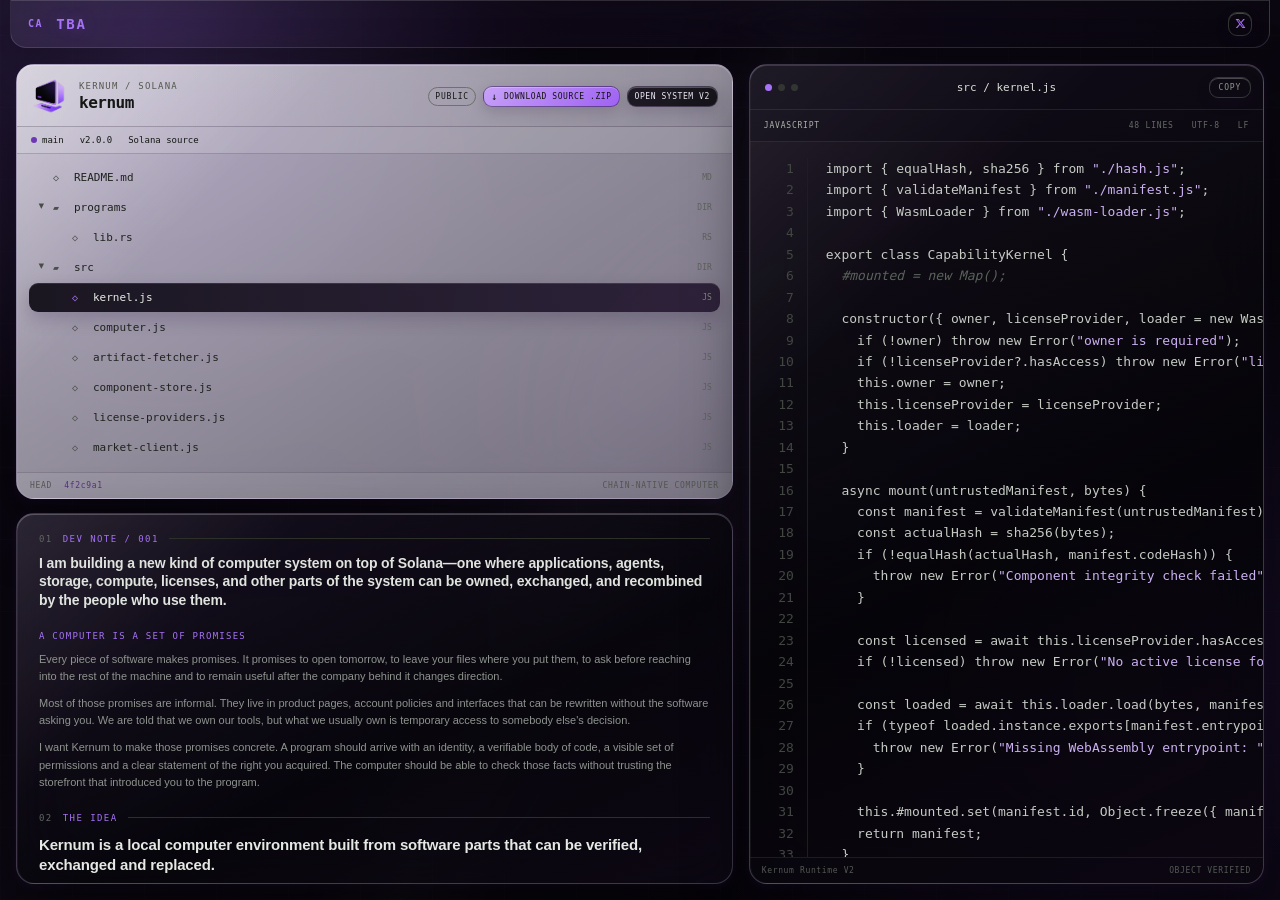
<file: index.html>
<!doctype html>
<html lang="en">
<head>
  <meta charset="utf-8">
  <meta name="viewport" content="width=device-width,initial-scale=1">
  <meta name="description" content="Kernum — a composable computer system built on Solana.">
  <title>Kernum / Source</title>
  <link rel="icon" type="image/png" href="./kernum-logo.png?v=original-cutout-1">
  <link rel="stylesheet" href="./repository.css?v=kernum-liquid-2">
  <link rel="stylesheet" href="./banner-color.css?v=kernum-liquid-2">
</head>
<body>
<div class="ca-banner">
  <span class="banner-spacer" aria-hidden="true"></span>
  <div class="ca-value" aria-label="Contract address"><span>CA</span><b>TBA</b></div>
  <a class="x-link" href="https://x.com/kernumos" target="_blank" rel="noopener noreferrer" aria-label="Open Kernum on X">
    <svg viewBox="0 0 24 24" aria-hidden="true"><path d="M18.244 2.25h3.308l-7.227 8.26 8.502 11.24H16.17l-5.214-6.817L4.99 21.75H1.68l7.73-8.835L1.254 2.25H8.08l4.713 6.231zm-1.161 17.52h1.833L7.084 4.126H5.117z"/></svg>
  </a>
</div>
<div class="shell">
  <aside class="left">
    <section class="explorer">
      <header class="repo-head">
        <span class="mark"><img src="./kernum-logo.png?v=original-cutout-1" alt=""></span>
        <div><small>KERNUM / SOLANA</small><h1>kernum</h1></div>
        <div class="repo-actions">
          <em>PUBLIC</em>
          <a class="download-source" href="https://github.com/zunonhood/nockwork/archive/refs/heads/main.zip" aria-label="Download the complete Kernum source code as a ZIP file">DOWNLOAD SOURCE .ZIP</a>
          <a class="open-system" href="./system/">OPEN SYSTEM V2</a>
        </div>
      </header>
      <div class="repo-meta"><span><i></i>main</span><span>v2.0.0</span><span>Solana source</span></div>
      <nav id="fileTree" class="tree" aria-label="Project files"></nav>
      <footer class="repo-foot"><span>HEAD</span><span>4f2c9a1</span><span>CHAIN-NATIVE COMPUTER</span></footer>
    </section>

    <section class="notes">
      <div class="label"><span>01</span> DEV NOTE / 001</div>
      <p class="lead">I am building a new kind of computer system on top of Solana—one where applications, agents, storage, compute, licenses, and other parts of the system can be owned, exchanged, and recombined by the people who use them.</p>

      <h3>A COMPUTER IS A SET OF PROMISES</h3>
      <p>Every piece of software makes promises. It promises to open tomorrow, to leave your files where you put them, to ask before reaching into the rest of the machine and to remain useful after the company behind it changes direction.</p>
      <p>Most of those promises are informal. They live in product pages, account policies and interfaces that can be rewritten without the software asking you. We are told that we own our tools, but what we usually own is temporary access to somebody else's decision.</p>
      <p>I want Kernum to make those promises concrete. A program should arrive with an identity, a verifiable body of code, a visible set of permissions and a clear statement of the right you acquired. The computer should be able to check those facts without trusting the storefront that introduced you to the program.</p>

      <div class="label project"><span>02</span> THE IDEA</div>
      <h2>Kernum is a local computer environment built from software parts that can be verified, exchanged and replaced.</h2>
      <p>The easiest way to understand Kernum is to imagine that applications are not sealed products. They are components. Each component performs a limited job and declares the capabilities it needs: perhaps reading one directory, writing one kind of document, contacting a specific network service or using a fixed amount of compute.</p>
      <p>Kernum sits between the component and the machine. Before anything runs, it checks which code was published, whether the downloaded bytes match that publication, what authority the component requested and whether the user has the right to launch it.</p>
      <p>This does not make software harmless. It makes the relationship inspectable. Security begins when the machine can say exactly what it is about to trust.</p>

      <h3>THE KERNEL, NOT THE KINGDOM</h3>
      <p>I do not want to build another platform that must own every part of the experience. Kernum should be small at the center and replaceable everywhere else. The runtime enforces a few durable rules; interfaces, stores, agents and tools can compete around it.</p>
      <p>If somebody builds a better catalog, you should be able to use it. If a developer disappears, a valid component should not disappear with their website. If Kernum itself stops being the best interface, the records and artifacts should remain usable by another implementation.</p>
      <p>A system is genuinely open only when leaving it is possible.</p>

      <h3>FOUR QUESTIONS FOR EVERY COMPONENT</h3>
      <p>Before Kernum runs a component, the system should be able to answer four questions without marketing language:</p>
      <ol>
        <li><b>What is it?</b> A stable component identity and an exact fingerprint of the published code.</li>
        <li><b>Who is responsible for it?</b> A publisher whose changes can be followed across versions.</li>
        <li><b>What can it touch?</b> An explicit capability list that the local runtime can enforce.</li>
        <li><b>Why may this machine run it?</b> A license or grant with visible terms, duration and ownership.</li>
      </ol>
      <p>These answers do not need to make the interface complicated. The technical record can remain precise while the user sees a simple decision: this tool wants these abilities, for this reason, under these terms.</p>

      <div class="label project"><span>03</span> WHY SOLANA</div>
      <p>Some facts need to survive outside a single server: who published a component, which code fingerprint belongs to a version, whether a listing is active and whether an address holds a valid license. Solana gives those facts a shared place to live and a direct way to settle payment.</p>
      <p>That is the boundary. Kernum does not put normal computation, private files or a user's daily activity onchain. The chain records the minimum shared state needed for independent parties to agree. The machine keeps the private work local.</p>
      <p>This separation matters. A blockchain is useful as common memory. It is a poor substitute for the computer on your desk.</p>

      <h3>THE MARKET IS NOT THE PRODUCT</h3>
      <p>Kernum includes prices, listings and licenses because developers need a durable way to distribute work and users need a clear record of what they acquired. But the market is a mechanism, not the reason for the system to exist.</p>
      <p>A component with no users is not made useful by trading it. A license is meaningful only when it unlocks software worth keeping. The quality of Kernum should be measured by whether a person can understand a component, trust its boundaries and continue using legitimate software—not by how much activity appears on a ledger.</p>

      <h3>WHAT MUST REMAIN OUTSIDE THE MARKET</h3>
      <p>The computer's owner is not inventory. Identity, private keys, personal files, recovery rights and basic access to the machine must never become tradable components. No license should grant hidden control, and no installed tool should be able to quietly expand its own authority.</p>
      <p>Ownership without boundaries becomes another form of capture. Kernum is meant to give the user leverage, not create a more elaborate landlord.</p>

      <div class="label project"><span>04</span> WHAT EXISTS NOW</div>
      <p>Today, Kernum is an implementation rather than a promise deck. The repository contains a local component runtime, manifest validation, cryptographic artifact checks, capability enforcement, installation storage and a browser interface for exploring and acquiring components.</p>
      <p>It also contains an Anchor program for Solana. The program can register component code hashes, create SOL-denominated listings, receive purchases and record time-limited licenses. Automated tests cover the local installation path, modified-artifact rejection, license decisions and the construction of marketplace transactions.</p>
      <p>The public interface is still a demonstration. Its catalog is made of samples. The onchain program has not been presented as audited production infrastructure. Isolation, recovery, publisher reputation, upgrades and a complete public deployment still require serious work.</p>

      <h3>THE NEXT USEFUL MILESTONE</h3>
      <p>The next milestone is not “more features.” It is one honest journey from beginning to end: a developer publishes a real component; a user reads its permissions; the user acquires a license; Kernum verifies the exact artifact; the runtime launches it with only the authority it requested.</p>
      <p>When that path works, it becomes a foundation. Until it works, everything larger is only vocabulary.</p>

      <h3>WHY THE SOURCE IS BESIDE THIS NOTE</h3>
      <p>I could describe Kernum with diagrams and future scenarios, but the code is a better boundary around the claim. The source browser beside this note is not decoration. It shows the runtime and Solana implementation that exist now, including the unfinished edges.</p>
      <p>I am building Kernum in public because the project asks users to inspect software before trusting it. The project itself should accept the same standard.</p>

      <div class="tags"><span>LOCAL-FIRST</span><span>VERIFIABLE SOFTWARE</span><span>EXPLICIT CAPABILITIES</span><span>PORTABLE RIGHTS</span><span>OPEN SOURCE</span></div>
      <p class="signature">— Kernum, development note 001 / October 2026</p>
    </section>
  </aside>

  <main class="workspace">
    <header class="work-head">
      <div class="lights"><i></i><i></i><i></i></div>
      <div id="currentPath">src / kernel.js</div>
      <button id="copyButton">COPY</button>
    </header>
    <div class="toolbar"><span id="languageLabel">JAVASCRIPT</span><span id="lineCount">— LINES</span><span>UTF-8</span><span>LF</span></div>
    <div class="code-scroll" id="codeScroll"><pre id="codeView"><code>Loading source…</code></pre></div>
    <footer class="work-foot"><span>Kernum Runtime V2</span><span id="loadState">READING OBJECT</span></footer>
  </main>
</div>
<script src="./repository.js"></script>
</body>
</html>
</file>
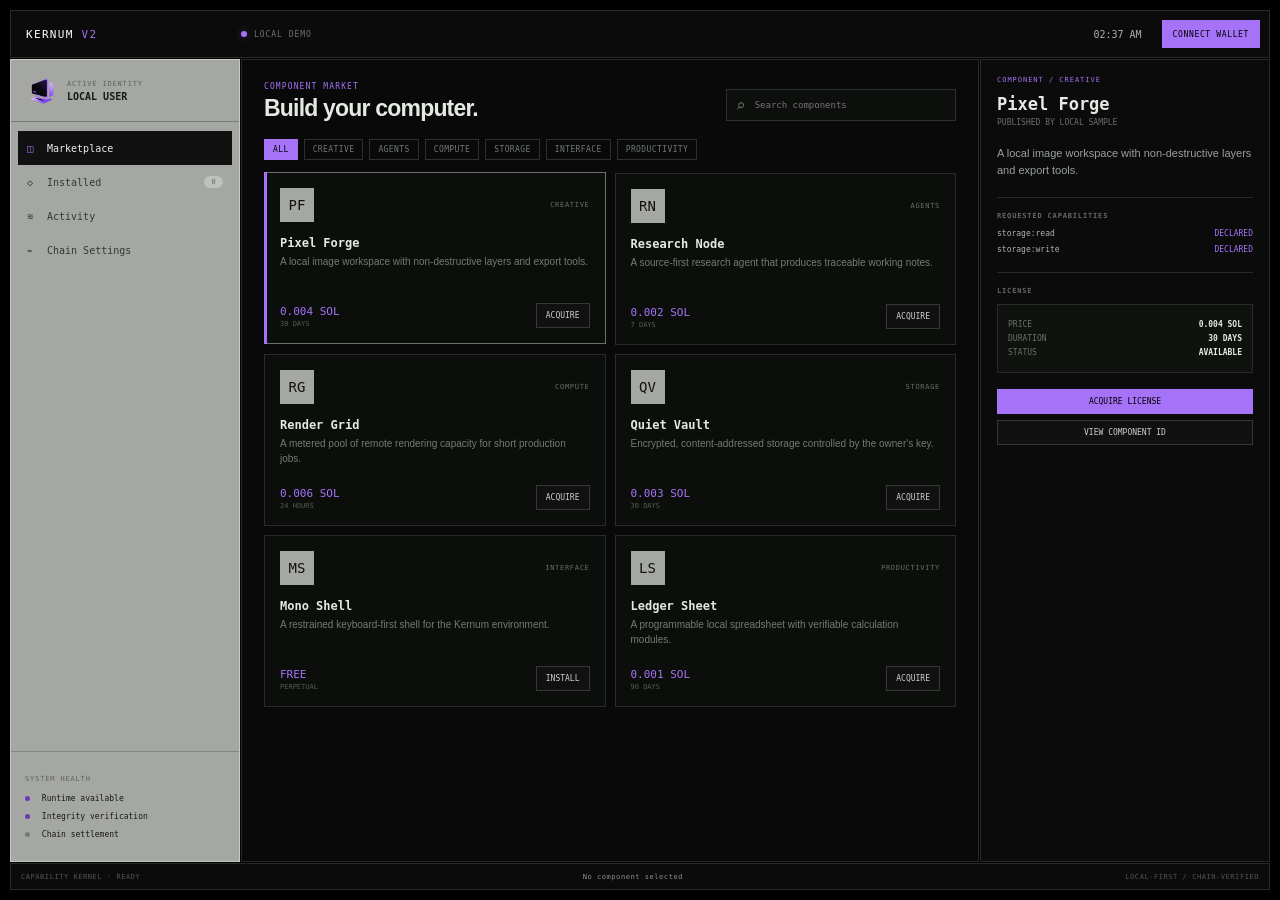
<file: system/index.html>
<!doctype html>
<html lang="en">
<head>
  <meta charset="utf-8">
  <meta name="viewport" content="width=device-width,initial-scale=1">
  <meta name="description" content="Kernum V2 local system interface">
  <title>Kernum V2</title>
  <link rel="icon" type="image/png" href="../kernum-logo.png?v=original-cutout-1">
  <link rel="stylesheet" href="./style.css?v=kernum-violet-1">
</head>
<body>
  <div class="computer">
    <header class="topbar">
      <a class="system-name" href="../">KERNUM <b>V2</b></a>
      <div class="chain-state"><i></i><span id="modeText">LOCAL DEMO</span></div>
      <div id="clock">00:00</div>
      <button id="walletButton" class="wallet">CONNECT WALLET</button>
    </header>

    <aside class="sidebar">
      <div class="identity">
        <span class="avatar"><img src="../kernum-logo.png?v=original-cutout-1" alt=""></span>
        <div><small>ACTIVE IDENTITY</small><strong id="identityText">LOCAL USER</strong></div>
      </div>
      <nav id="navigation">
        <button class="active" data-view="market"><span>◫</span> Marketplace</button>
        <button data-view="installed"><span>◇</span> Installed <em id="installedCount">0</em></button>
        <button data-view="activity"><span>≋</span> Activity</button>
        <button data-view="settings"><span>⌁</span> Chain Settings</button>
      </nav>
      <div class="system-health">
        <small>SYSTEM HEALTH</small>
        <p><i></i> Runtime available</p>
        <p><i></i> Integrity verification</p>
        <p class="muted"><i></i> Chain settlement</p>
      </div>
    </aside>

    <main class="desktop">
      <section class="view active" id="marketView">
        <div class="view-head">
          <div><small>COMPONENT MARKET</small><h1>Build your computer.</h1></div>
          <label class="search"><span>⌕</span><input id="searchInput" placeholder="Search components"></label>
        </div>
        <div class="filter-row" id="filters"></div>
        <div class="catalog" id="catalog"></div>
      </section>

      <section class="view" id="installedView">
        <div class="view-head"><div><small>YOUR SYSTEM</small><h1>Installed components.</h1></div></div>
        <div class="installed-list" id="installedList"></div>
      </section>

      <section class="view" id="activityView">
        <div class="view-head"><div><small>LOCAL + ONCHAIN</small><h1>System activity.</h1></div></div>
        <div class="activity-list" id="activityList"></div>
      </section>

      <section class="view" id="settingsView">
        <div class="view-head"><div><small>SOLANA</small><h1>Connection settings.</h1></div></div>
        <form id="settingsForm" class="settings-form">
          <label>NETWORK<select id="networkInput"><option value="devnet">Solana Devnet</option><option value="mainnet">Solana Mainnet</option></select></label>
          <label>PROGRAM ID<input id="programInput" placeholder="Solana program address"></label>
          <label>RPC URL (OPTIONAL)<input id="rpcInput" placeholder="https://api.devnet.solana.com"></label>
          <p>Leave Program ID empty for Local Demo. Paid Solana purchases require a deployed Kernum program and published listings. Wallet signatures stay inside your wallet.</p>
          <button type="submit">SAVE CONFIGURATION</button>
        </form>
      </section>
    </main>

    <aside class="inspector" id="inspector">
      <div class="empty-inspector"><span>◇</span><p>Select a component to inspect its ownership, permissions and license.</p></div>
    </aside>

    <footer class="statusbar">
      <span>CAPABILITY KERNEL · READY</span>
      <span id="statusMessage">No component selected</span>
      <span>LOCAL-FIRST / CHAIN-VERIFIED</span>
    </footer>
  </div>
  <script type="module" src="./system.js"></script>
</body>
</html>
</file>
<file: repository.css>
:root{color-scheme:dark;--black:#000;--panel:#a3a49e;--panel2:#94958f;--line:#292b29;--muted:#818781;--text:#e5e9e3;--accent:#a673f8}*{box-sizing:border-box}html,body{width:100%;height:100%;margin:0;overflow:hidden;background:#000}body{color:var(--text);font-family:"IBM Plex Mono","SFMono-Regular",Consolas,monospace}button,a{font:inherit}.shell{display:grid;grid-template-columns:minmax(460px,56vw) minmax(0,1fr);width:100vw;height:100vh;padding:14px;gap:14px;background:#000}.left{display:grid;grid-template-rows:minmax(330px,53%) minmax(0,1fr);min-height:0;gap:14px}
.explorer{display:grid;grid-template-rows:auto auto 1fr auto;min-height:0;overflow:hidden;color:#151714;background:var(--panel);border:1px solid #c3c4be}.repo-head{display:grid;grid-template-columns:38px minmax(0,1fr) auto;align-items:center;min-width:0;gap:10px;padding:13px 14px 12px;border-bottom:1px solid #777973}.mark{display:grid;width:36px;height:36px;place-items:center;overflow:hidden;background:transparent;color:var(--accent);font-size:18px}.mark img{display:block;width:100%;height:100%;object-fit:contain;transform:none}.repo-head small{display:block;margin:0 0 2px;color:#565951;font-size:9px;letter-spacing:.13em}.repo-head h1{margin:0;overflow:hidden;font-size:16px;letter-spacing:-.03em;text-overflow:ellipsis}.repo-head em{padding:4px 6px;border:1px solid #6f716b;border-radius:20px;font-size:8px;font-style:normal;letter-spacing:.1em}.repo-actions{display:flex;align-items:center;gap:7px}.repo-actions a{padding:5px 7px;color:#111;background:#a673f8;border:1px solid #111;text-decoration:none;font-size:8px;letter-spacing:.07em;white-space:nowrap}.repo-actions a:hover{color:#a673f8;background:#111}.repo-actions .download-source{position:relative;padding-left:20px}.repo-actions .download-source:before{content:"↓";position:absolute;left:7px;top:4px;font-size:10px}.repo-actions .open-system{color:#d8ddd6;background:#111;border-color:#111}.repo-actions .open-system:hover{color:#111;background:#a673f8}.repo-meta{display:flex;gap:16px;padding:8px 14px;background:var(--panel2);border-bottom:1px solid #777973;font-size:9px}.repo-meta i{display:inline-block;width:6px;height:6px;margin-right:5px;border-radius:50%;background:#6d38b3}
.tree{overflow-y:auto;padding:8px 7px 12px;scrollbar-color:#666862 transparent;scrollbar-width:thin}.row{display:flex;width:100%;min-height:29px;align-items:center;gap:7px;padding:4px 8px;color:#20221e;background:transparent;border:0;text-align:left;cursor:pointer}.row:hover{background:#ffffff33}.row.active{background:#111;color:#e8ece5}.row[data-depth="1"]{padding-left:27px}.row[hidden]{display:none}.chev{width:9px;color:#4a4c47;font-size:9px;transition:transform .15s}.row.open .chev{transform:rotate(90deg)}.icon{width:14px;color:#4d504a;font-size:10px}.row.active .icon{color:var(--accent)}.name{overflow:hidden;font-size:11px;text-overflow:ellipsis;white-space:nowrap}.kind{margin-left:auto;color:#60635d;font-size:8px}.row.active .kind{color:#7f857d}.repo-foot{display:flex;gap:12px;padding:8px 13px;color:#555851;border-top:1px solid #777973;font-size:8px;letter-spacing:.09em}.repo-foot span:last-child{margin-left:auto}.repo-foot span:nth-child(2){color:#57327f}
.notes{min-height:0;overflow-y:auto;padding:17px 19px 20px;background:#0a0b0a;border:1px solid #242624;scrollbar-color:#343834 transparent;scrollbar-width:thin}.label{display:flex;align-items:center;gap:10px;color:var(--accent);font-size:9px;letter-spacing:.16em}.label:after{content:"";height:1px;flex:1;background:#2b3028}.label span{color:#626862}.notes p{margin:10px 0 0;color:#8e948e;font:11px/1.55 Arial,sans-serif}.notes .lead{color:#e0e4de;font:600 14px/1.35 Arial,sans-serif;letter-spacing:-.01em}.project{margin-top:22px}.tags{display:flex;flex-wrap:wrap;gap:6px;margin-top:14px}.tags span{padding:4px 6px;color:#aeb3ad;border:1px solid #303330;font-size:8px;letter-spacing:.07em}.enter{display:flex;justify-content:space-between;margin-top:17px;padding:10px 0 4px;color:var(--accent);border-top:1px solid #252925;text-decoration:none;font-size:9px;letter-spacing:.12em}
.notes h2{margin:12px 0 0;color:#e5e9e3;font:600 15px/1.35 Arial,sans-serif;letter-spacing:-.01em}.notes h3{margin:21px 0 0;color:#a673f8;font-size:9px;font-weight:500;letter-spacing:.14em}.notes .plain{margin:11px 0 2px;padding:11px 12px;color:#dce2da;background:#101310;border-left:2px solid #a673f8;font:600 12px/1.55 Arial,sans-serif}.notes ul,.notes ol{margin:10px 0 0;padding:0;list-style:none}.notes li{position:relative;margin:7px 0;padding-left:18px;color:#929892;font:11px/1.5 Arial,sans-serif}.notes ul li:before{content:"+";position:absolute;left:0;color:#a673f8;font-family:monospace}.notes ol{counter-reset:flow}.notes ol li{counter-increment:flow;padding-left:27px}.notes ol li:before{content:counter(flow,decimal-leading-zero);position:absolute;left:0;color:#626862;font:9px/1.8 monospace}.notes li b{color:#cbd0ca;font-weight:600}.notes .signature{margin-top:22px;padding-top:12px;color:#626862;border-top:1px solid #252925;font-family:monospace;font-size:9px;letter-spacing:.06em}.notes::-webkit-scrollbar{width:8px}.notes::-webkit-scrollbar-track{background:#080908}.notes::-webkit-scrollbar-thumb{background:#3c413c;border:2px solid #080908}.notes::-webkit-scrollbar-thumb:hover{background:#a673f8}
.workspace{display:grid;grid-template-rows:45px 32px 1fr 26px;min-width:0;min-height:0;overflow:hidden;background:#080908;border:1px solid #242624}.work-head{display:grid;grid-template-columns:100px 1fr 100px;align-items:center;border-bottom:1px solid var(--line)}.lights{display:flex;gap:6px;padding-left:15px}.lights i{width:7px;height:7px;border-radius:50%;background:#323632}.lights i:first-child{background:var(--accent)}#currentPath{overflow:hidden;color:#d9ddd7;font-size:11px;text-align:center;text-overflow:ellipsis;white-space:nowrap}#copyButton{justify-self:end;margin-right:12px;padding:5px 9px;color:#909690;background:transparent;border:1px solid #343734;cursor:pointer;font-size:8px;letter-spacing:.1em}#copyButton:hover{color:#000;background:var(--accent);border-color:var(--accent)}
.toolbar{display:flex;align-items:center;gap:18px;padding:0 14px;color:#656a65;background:#0c0d0c;border-bottom:1px solid #202220;font-size:8px;letter-spacing:.1em}.toolbar span:first-child{color:#abb0aa}.toolbar span:nth-child(2){margin-left:auto}.code-scroll{min-width:0;min-height:0;overflow:auto;scrollbar-color:#303430 #0a0b0a;scrollbar-width:thin}#codeView{min-width:max-content;margin:0;padding:16px 0 80px;color:#c6cbc4;font:13px/1.65 "SFMono-Regular",Consolas,monospace;tab-size:2}.code-line{display:block;min-height:21px;padding-right:28px}.code-line:hover{background:#0e110e}.num{display:inline-block;width:58px;margin-right:18px;color:#414641;border-right:1px solid #1c1f1c;text-align:right;padding-right:13px;user-select:none}.comment{color:#596359;font-style:italic}.string{color:#cbb0f2}.keyword{color:#a673f8}.number{color:#d6b878}.type{color:#8eb8ae}.work-foot{display:flex;align-items:center;justify-content:space-between;padding:0 12px;color:#555a55;background:#0c0d0c;border-top:1px solid #202220;font-size:8px;letter-spacing:.08em}
@media(max-width:820px){html,body{overflow:auto}.shell{grid-template-columns:1fr;height:auto;min-height:100vh}.left{grid-template-rows:440px auto}.workspace{height:72vh;min-height:520px}}@media(max-width:480px){.shell{padding:8px;gap:8px}.left{gap:8px}.repo-meta span:last-child{display:none}.work-head{grid-template-columns:55px 1fr 65px}.num{width:42px;margin-right:12px}}
.ca-banner{display:grid;grid-template-columns:1fr auto 1fr;width:100%;height:36px;align-items:center;padding:0 15px;color:#777d77;background:#080908;border-bottom:1px solid #262a26;font-size:8px;letter-spacing:.11em}.ca-value{display:flex;align-items:center;gap:10px;justify-self:center}.ca-value span{color:#4f554f}.ca-value b{color:#dfe4dd;font-weight:500;letter-spacing:.08em}.x-link{display:grid;width:24px;height:24px;place-items:center;justify-self:end;color:#a673f8;border:1px solid #303530;transition:.15s}.x-link:hover{color:#000;background:#a673f8;border-color:#a673f8}.x-link svg{width:11px;height:11px;fill:currentColor}.shell{height:calc(100vh - 36px)}@media(max-width:820px){.shell{height:auto;min-height:calc(100vh - 36px)}}@media(max-width:480px){.ca-banner{padding:0 9px}.ca-value span{display:none}}
@media(max-width:480px){.repo-head{grid-template-columns:36px minmax(0,1fr);padding:10px}.repo-actions{grid-column:1/-1;justify-content:flex-end}}

/* Kernum liquid glass system */
:root{
  --glass-edge:rgba(225,205,255,.24);
  --glass-shine:rgba(255,255,255,.22);
  --glass-shadow:rgba(0,0,0,.55);
}
html,body{
  background:
    radial-gradient(circle at 12% 8%,rgba(166,115,248,.24),transparent 28%),
    radial-gradient(circle at 88% 78%,rgba(101,52,174,.2),transparent 34%),
    radial-gradient(circle at 52% 42%,rgba(199,161,248,.08),transparent 38%),
    linear-gradient(145deg,#07040d 0%,#0c0812 46%,#030205 100%);
}
body:before{
  content:"";
  position:fixed;
  inset:0;
  z-index:0;
  pointer-events:none;
  background:
    linear-gradient(115deg,transparent 0 42%,rgba(255,255,255,.025) 48%,transparent 55%),
    repeating-linear-gradient(90deg,rgba(255,255,255,.012) 0 1px,transparent 1px 72px),
    repeating-linear-gradient(0deg,rgba(255,255,255,.01) 0 1px,transparent 1px 72px);
}
.ca-banner,.shell{position:relative;z-index:1}
.ca-banner{
  width:calc(100% - 20px);
  margin:0 10px;
  border:1px solid rgba(216,190,255,.17);
  border-top:0;
  border-radius:0 0 16px 16px;
  background:linear-gradient(110deg,rgba(255,255,255,.08),rgba(20,13,29,.48) 38%,rgba(9,7,14,.58));
  box-shadow:inset 0 1px 0 rgba(255,255,255,.14),0 14px 38px rgba(0,0,0,.24);
  backdrop-filter:blur(24px) saturate(155%);
  -webkit-backdrop-filter:blur(24px) saturate(155%);
}
.shell{background:transparent;padding:16px;gap:16px}
.explorer,.notes,.workspace{
  position:relative;
  border:1px solid var(--glass-edge);
  border-radius:18px;
  box-shadow:
    inset 0 1px 0 var(--glass-shine),
    inset 1px 0 0 rgba(255,255,255,.06),
    0 24px 58px var(--glass-shadow),
    0 3px 12px rgba(103,56,177,.12);
  backdrop-filter:blur(26px) saturate(145%);
  -webkit-backdrop-filter:blur(26px) saturate(145%);
}
.explorer{
  background:
    linear-gradient(135deg,rgba(255,255,255,.34),transparent 28%),
    linear-gradient(145deg,rgba(225,220,234,.78),rgba(166,162,177,.64));
}
.notes,.workspace{
  background:
    linear-gradient(135deg,rgba(255,255,255,.09),transparent 27%),
    linear-gradient(155deg,rgba(28,20,39,.74),rgba(6,6,9,.68) 58%,rgba(15,9,22,.72));
}
.repo-head{
  background:linear-gradient(90deg,rgba(255,255,255,.18),rgba(255,255,255,.035));
  border-bottom-color:rgba(55,46,67,.28);
}
.repo-meta{
  background:rgba(255,255,255,.11);
  border-bottom-color:rgba(55,46,67,.24);
}
.repo-foot{
  background:rgba(255,255,255,.07);
  border-top-color:rgba(55,46,67,.24);
}
.row{margin:1px 5px;width:calc(100% - 10px);border-radius:9px}
.row:hover{background:rgba(255,255,255,.24)}
.row.active{
  background:linear-gradient(100deg,rgba(18,14,24,.94),rgba(34,22,47,.88));
  box-shadow:inset 0 1px 0 rgba(255,255,255,.1),0 7px 18px rgba(31,15,50,.2);
}
.repo-actions a,.x-link,#copyButton{
  border-radius:9px;
  box-shadow:inset 0 1px 0 rgba(255,255,255,.25),0 5px 14px rgba(25,10,43,.16);
}
.repo-actions a{
  border-color:rgba(30,18,45,.5);
  background:linear-gradient(135deg,#c7a1f8,#9f62f3);
}
.repo-actions .open-system{
  color:#eee8f5;
  background:linear-gradient(145deg,rgba(22,17,29,.92),rgba(8,7,11,.9));
  border-color:rgba(218,193,255,.24);
}
.notes{padding:20px 22px 24px}
.notes .plain{
  border:1px solid rgba(206,174,255,.14);
  border-left:2px solid var(--accent);
  border-radius:0 12px 12px 0;
  background:linear-gradient(110deg,rgba(166,115,248,.12),rgba(255,255,255,.035));
  box-shadow:inset 0 1px 0 rgba(255,255,255,.05);
}
.tags span{
  border-color:rgba(206,174,255,.2);
  border-radius:999px;
  background:rgba(166,115,248,.055);
}
.workspace{background-color:rgba(4,4,7,.66)}
.work-head,.toolbar,.work-foot{
  background:rgba(10,8,14,.36);
  border-color:rgba(207,178,249,.11);
}
.code-scroll{background:rgba(0,0,0,.11)}
.code-line:hover{background:linear-gradient(90deg,rgba(166,115,248,.09),transparent 72%)}
#copyButton:hover,.x-link:hover{
  background:linear-gradient(135deg,#c7a1f8,#9f62f3);
  box-shadow:0 0 22px rgba(166,115,248,.24),inset 0 1px 0 rgba(255,255,255,.38);
}
@media(max-width:820px){
  .shell{padding:12px;gap:12px}
  .explorer,.notes,.workspace{border-radius:15px}
}
@media(max-width:480px){
  .ca-banner{width:calc(100% - 12px);margin:0 6px;border-radius:0 0 13px 13px}
  .shell{padding:8px;gap:9px}
  .explorer,.notes,.workspace{border-radius:13px}
}
/* Left-aligned CA header */
.ca-banner{
  grid-template-columns:minmax(0,1fr) auto;
  height:48px;
  padding:0 17px;
}
.banner-spacer{display:none}
.ca-value{
  justify-self:start;
  gap:13px;
}
.ca-value span{
  display:inline-block;
  color:#a673f8;
  font-size:10px;
  font-weight:700;
  letter-spacing:.16em;
}
.ca-value b{
  color:#f0e7ff;
  font-size:14px;
  font-weight:600;
  letter-spacing:.12em;
  text-shadow:0 0 16px rgba(166,115,248,.3);
}
.shell{height:calc(100vh - 48px)}
@media(max-width:820px){.shell{min-height:calc(100vh - 48px)}}
@media(max-width:480px){
  .ca-banner{height:44px;padding:0 12px}
  .ca-value span{display:inline-block;font-size:9px}
  .ca-value b{font-size:13px}
  .shell{min-height:calc(100vh - 44px)}
}
</file>
<file: banner-color.css>
.ca-banner .ca-value span,
.ca-banner .ca-value b {
  color: #a673f8;
}

.repo-head .mark {
  overflow: hidden;
  background: transparent;
}
</file>
<file: system/style.css>
:root{color-scheme:dark;--bg:#050605;--panel:#0b0d0b;--line:#272b27;--line2:#343934;--text:#e5e9e3;--muted:#777f77;--accent:#a673f8;--grey:#a5a7a2}*{box-sizing:border-box}html,body{width:100%;height:100%;margin:0;overflow:hidden;background:#000}body{font-family:"IBM Plex Mono","SFMono-Regular",Consolas,monospace;color:var(--text)}button,input,select{font:inherit}.computer{display:grid;grid-template-columns:230px minmax(480px,1fr) 290px;grid-template-rows:48px 1fr 27px;width:100vw;height:100vh;padding:10px;gap:1px;background:#000}.topbar{grid-column:1/-1;display:grid;grid-template-columns:230px 1fr auto auto;align-items:center;background:#0a0b0a;border:1px solid var(--line)}.system-name{padding-left:15px;color:#fff;text-decoration:none;font-size:11px;letter-spacing:.12em}.system-name b{color:var(--accent);font-weight:500}.chain-state{display:flex;align-items:center;gap:7px;color:#707770;font-size:8px;letter-spacing:.12em}.chain-state i{width:6px;height:6px;border-radius:50%;background:var(--accent);box-shadow:0 0 8px #a673f866}#clock{margin-right:20px;color:#aab0aa;font-size:10px}.wallet{height:28px;margin-right:9px;padding:0 11px;color:#000;background:var(--accent);border:0;cursor:pointer;font-size:8px;letter-spacing:.08em}.wallet:hover{background:#c7a1f8}
.sidebar{min-height:0;background:#a5a7a2;color:#181a18;border:1px solid #c6c8c3}.identity{display:flex;align-items:center;gap:10px;padding:15px;border-bottom:1px solid #797c77}.avatar{display:grid;width:31px;height:31px;place-items:center;color:var(--accent);background:transparent;font-size:14px;font-weight:700}.identity small,.identity strong{display:block}.identity small{margin-bottom:3px;color:#5f625d;font-size:7px;letter-spacing:.12em}.identity strong{max-width:155px;overflow:hidden;font-size:10px;text-overflow:ellipsis;white-space:nowrap}.sidebar nav{padding:9px 7px}.sidebar nav button{display:grid;grid-template-columns:20px 1fr auto;align-items:center;width:100%;height:34px;padding:0 9px;color:#343734;background:transparent;border:0;text-align:left;cursor:pointer;font-size:10px}.sidebar nav button:hover{background:#ffffff33}.sidebar nav button.active{color:#edf2eb;background:#101110}.sidebar nav button.active>span{color:var(--accent)}.sidebar nav em{min-width:19px;padding:2px 4px;color:#656962;background:#bfc1bc;border-radius:10px;font-size:7px;font-style:normal;text-align:center}.sidebar nav button.active em{color:#111;background:var(--accent)}.system-health{position:absolute;bottom:47px;width:228px;padding:14px;border-top:1px solid #858782}.system-health small{color:#60635e;font-size:7px;letter-spacing:.12em}.system-health p{margin:9px 0 0;font-size:8px}.system-health i{display:inline-block;width:5px;height:5px;margin-right:7px;border-radius:50%;background:#6d38b3}.system-health .muted i{background:#767a75}
.desktop{min-width:0;min-height:0;overflow:hidden;background:#080908;border:1px solid var(--line)}.view{display:none;height:100%;min-height:0;overflow-y:auto;padding:22px;scrollbar-color:#343934 #080908}.view.active{display:block}.view-head{display:flex;align-items:end;justify-content:space-between;margin-bottom:18px}.view-head small{display:block;margin-bottom:5px;color:var(--accent);font-size:8px;letter-spacing:.14em}.view-head h1{margin:0;font:600 23px/1.1 Arial,sans-serif;letter-spacing:-.035em}.search{display:flex;width:230px;height:32px;align-items:center;gap:7px;padding:0 9px;color:#656b65;background:#0d0f0d;border:1px solid #2e322e}.search input{width:100%;color:#d9ddd7;background:transparent;border:0;outline:0;font-size:9px}.filter-row{display:flex;gap:6px;margin-bottom:13px}.filter-row button{padding:5px 8px;color:#727972;background:transparent;border:1px solid #2c302c;cursor:pointer;font-size:8px;letter-spacing:.05em}.filter-row button.active{color:#050605;background:var(--accent);border-color:var(--accent)}.catalog{display:grid;grid-template-columns:repeat(2,minmax(210px,1fr));gap:9px}
.card{position:relative;min-height:170px;padding:15px;background:#0c0e0c;border:1px solid #292d29;cursor:pointer;transition:border-color .15s,transform .15s}.card:hover,.card.selected{border-color:#697169;transform:translateY(-1px)}.card.selected:before{content:"";position:absolute;top:-1px;left:-1px;width:3px;height:calc(100% + 2px);background:var(--accent)}.card-top{display:flex;align-items:center;justify-content:space-between}.card-icon{display:grid;width:34px;height:34px;place-items:center;color:#101110;background:var(--grey);font-size:14px}.card-category{color:#697069;font-size:7px;letter-spacing:.1em}.card h2{margin:14px 0 5px;font-size:12px}.card p{min-height:34px;margin:0;color:#747b74;font:10px/1.45 Arial,sans-serif}.card-foot{display:flex;align-items:end;justify-content:space-between;margin-top:14px}.price strong,.price small{display:block}.price strong{color:var(--accent);font-size:11px;font-weight:500}.price small{margin-top:2px;color:#555b55;font-size:7px}.card button,.action{padding:7px 9px;color:#cbd0ca;background:#111;border:1px solid #343934;cursor:pointer;font-size:8px}.card button:hover,.action.primary{color:#000;background:var(--accent);border-color:var(--accent)}
.inspector{min-height:0;overflow-y:auto;padding:16px;background:#0a0b0a;border:1px solid var(--line);scrollbar-color:#343934 #080908}.empty-inspector{display:grid;height:100%;place-content:center;padding:25px;color:#555c55;text-align:center}.empty-inspector span{color:#333833;font-size:30px}.empty-inspector p{max-width:190px;font:10px/1.5 Arial,sans-serif}.inspect-label{color:var(--accent);font-size:7px;letter-spacing:.14em}.inspector h2{margin:10px 0 4px;font-size:17px}.publisher{color:#697069;font-size:8px}.description{margin:18px 0;color:#9aa19a;font:11px/1.55 Arial,sans-serif}.inspect-section{margin-top:18px;padding-top:14px;border-top:1px solid #282c28}.inspect-section h3{margin:0 0 9px;color:#656c65;font-size:7px;letter-spacing:.12em}.permission{display:flex;justify-content:space-between;margin:7px 0;color:#aeb4ae;font-size:8px}.permission b{color:#5d655d;font-weight:400}.permission b.safe{color:var(--accent)}.license-box{padding:10px;background:#101210;border:1px solid #282c28}.license-box div{display:flex;justify-content:space-between;margin:5px 0;font-size:8px}.license-box span{color:#687068}.inspect-actions{display:grid;gap:6px;margin-top:16px}.inspect-actions button{width:100%}
.installed-list,.activity-list{display:grid;gap:7px}.installed-item,.activity-item{display:grid;grid-template-columns:38px 1fr auto;align-items:center;gap:11px;padding:12px;background:#0d0f0d;border:1px solid #292d29}.installed-item .card-icon{width:36px;height:36px}.installed-item strong,.installed-item small{display:block}.installed-item strong{font-size:10px}.installed-item small,.activity-item small{margin-top:4px;color:#666d66;font-size:8px}.activity-item{grid-template-columns:80px 1fr auto}.activity-item time{color:#626962;font-size:8px}.activity-item b{color:#aab1aa;font-size:9px;font-weight:500}.activity-item em{color:var(--accent);font-size:7px;font-style:normal}.empty-list{padding:40px;color:#626962;border:1px dashed #303430;text-align:center;font:11px/1.6 Arial,sans-serif}
.settings-form{max-width:590px;padding:18px;background:#0d0f0d;border:1px solid #292d29}.settings-form label{display:block;margin-bottom:15px;color:#747b74;font-size:8px;letter-spacing:.09em}.settings-form input,.settings-form select{display:block;width:100%;height:38px;margin-top:7px;padding:0 10px;color:#d9ddd7;background:#070807;border:1px solid #303430;outline:0;font-size:10px}.settings-form input:focus,.settings-form select:focus{border-color:var(--accent)}.settings-form p{color:#697069;font:10px/1.55 Arial,sans-serif}.settings-form button{margin-top:8px;padding:9px 12px;color:#000;background:var(--accent);border:0;cursor:pointer;font-size:8px;letter-spacing:.09em}.statusbar{grid-column:1/-1;display:flex;align-items:center;justify-content:space-between;padding:0 10px;color:#515751;background:#0a0b0a;border:1px solid var(--line);font-size:7px;letter-spacing:.08em}#statusMessage{color:#8b928b}
@media(max-width:1050px){.computer{grid-template-columns:200px 1fr}.inspector{display:none}.topbar{grid-template-columns:200px 1fr auto auto}.system-health{width:198px}}@media(max-width:760px){html,body{overflow:auto}.computer{grid-template-columns:1fr;grid-template-rows:48px auto minmax(700px,1fr) 27px;height:auto;min-height:100vh}.topbar{grid-template-columns:1fr auto auto}.chain-state{display:none}.sidebar{min-height:118px}.identity,.system-health{display:none}.sidebar nav{display:grid;grid-template-columns:repeat(4,1fr)}.sidebar nav button{grid-template-columns:1fr;text-align:center}.sidebar nav button>span,.sidebar nav em{display:none}.catalog{grid-template-columns:1fr}.search{display:none}.statusbar span:last-child{display:none}}
.identity .avatar{overflow:hidden;background:transparent}.identity .avatar img{width:28px;height:28px;object-fit:contain;transform:none}
</file>
